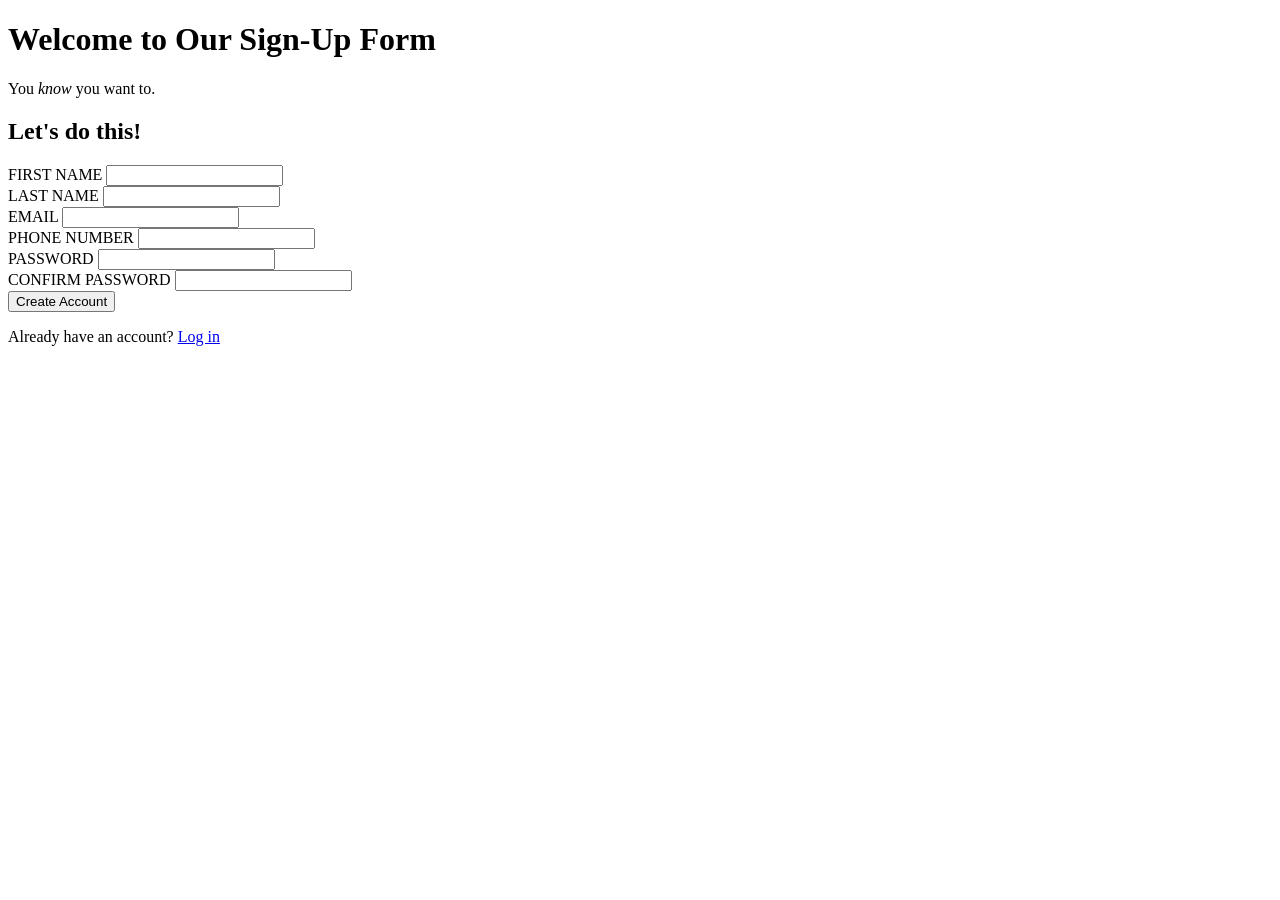
<file: html2/index.html>
<!DOCTYPE html>
<html lang="en">
<head>
  <meta charset="UTF-8">
  <meta name="viewport" content="width=device-width, initial-scale=1.0">
  <title>Sign-Up Form</title>
</head>
<body>
  <div >
    <div >
      <div>
        <h1>Welcome to Our Sign-Up Form</h1>
        <p>You <em>know</em> you want to.</p>
      </div>
      <form action="#" method="POST">
        <div>
          <h2>Let's do this!</h2>
          <div >
            <div>
              <label for="first_name">FIRST NAME</label>
              <input type="text" id="first_name" name="first_name" required>
            </div>
            <div>
              <label for="last_name">LAST NAME</label>
              <input type="text" id="last_name" name="last_name" required>
            </div>
            <div >
              <label for="email">EMAIL</label>
              <input type="email" id="email" name="email" required>
            </div>
            <div>
              <label for="phone_number">PHONE NUMBER</label>
              <input type="tel" id="phone_number" name="phone_number">
            </div>
            <div>
              <label for="password">PASSWORD</label>
              <input type="password" id="password" name="password" required minlength="8">
            </div>
            <div>
              <label for="confirm_password">CONFIRM PASSWORD</label>
              <input type="password" id="confirm_password" name="confirm_password" required minlength="8">
            </div>
          </div>
        </div>

        <div>
          <button type="submit">Create Account</button>
          <p>Already have an account? <a href="#">Log in</a></p>
        </div>
      </form>
    </div>
  </div>
</body>
</html>
</file>
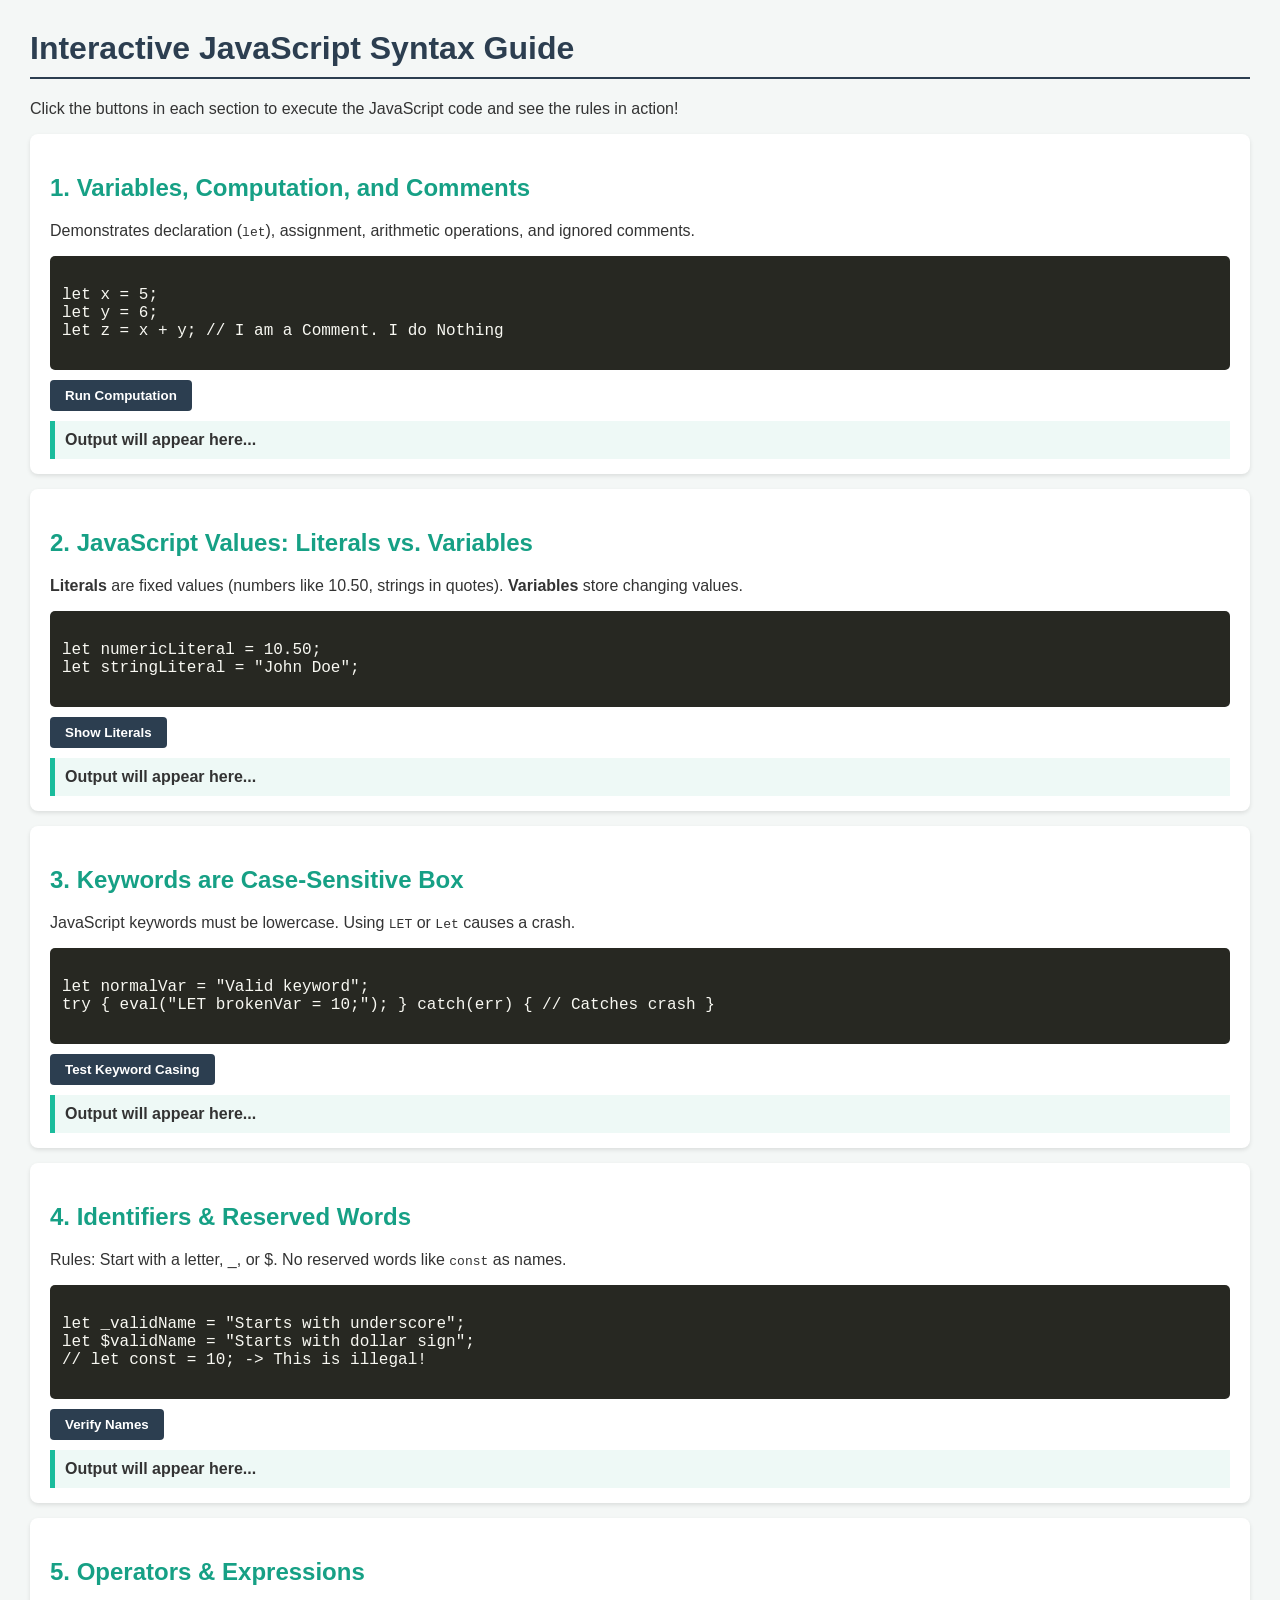
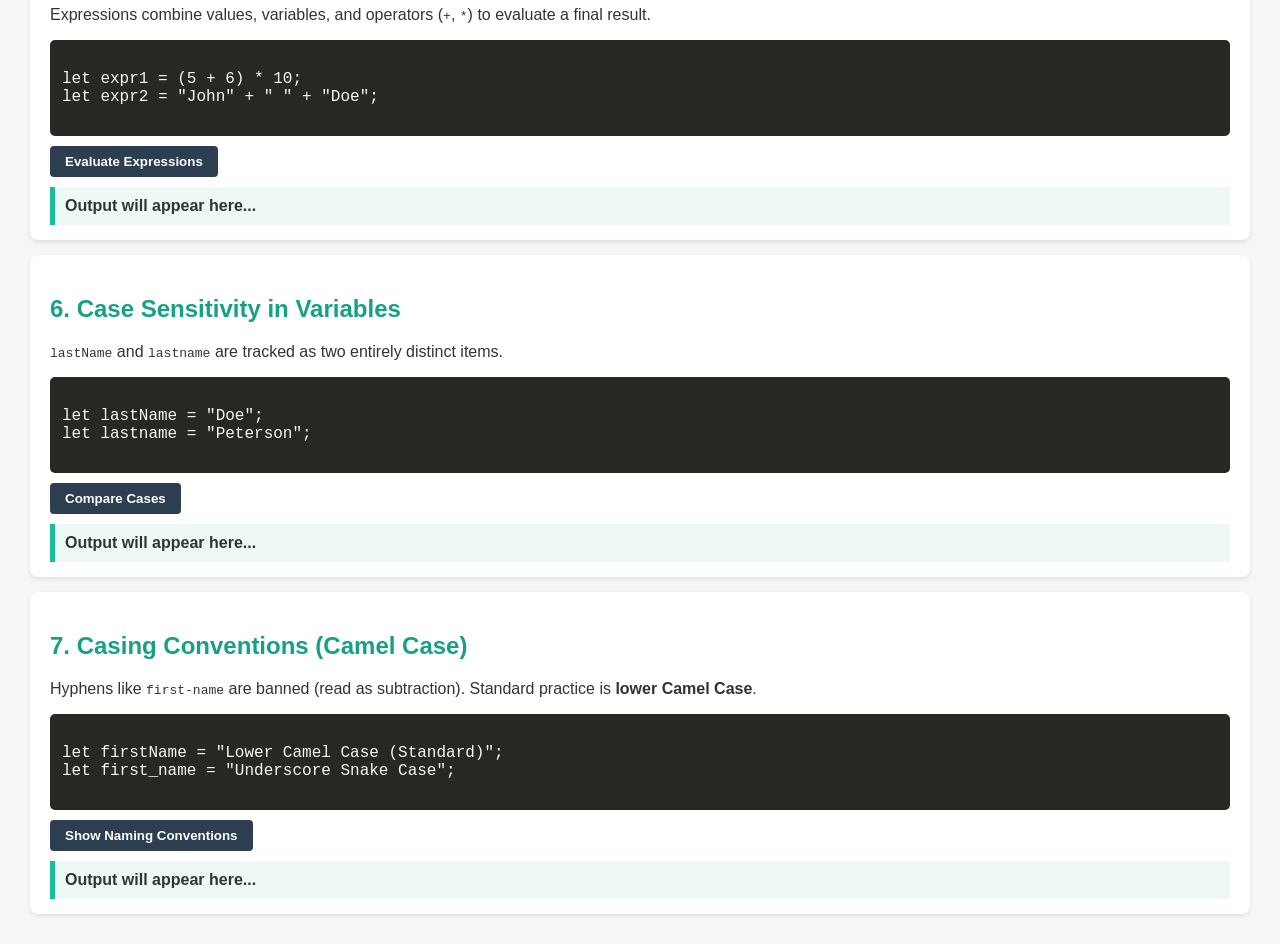
<file: javascript/index.html>
<!DOCTYPE html>
<html lang="en">
<head>
    <meta charset="UTF-8">
    <title>JavaScript Syntax & Rules Interactive Guide</title>
    <link rel="stylesheet" href="style.css">
    <script src="script.js"></script>
</head>
<body>

    <h1>Interactive JavaScript Syntax Guide</h1>
    <p>Click the buttons in each section to execute the JavaScript code and see the rules in action!</p>

    <!-- SECTION 1 -->
    <div class="section">
        <h2>1. Variables, Computation, and Comments</h2>
        <p>Demonstrates declaration (<code>let</code>), assignment, arithmetic operations, and ignored comments.</p>
        <div class="code-block">
let x = 5;
let y = 6;
let z = x + y; // I am a Comment. I do Nothing
        </div>
        <button onclick="runSection1()">Run Computation</button>
        <div id="out1" class="output-box">Output will appear here...</div>
    </div>

    <!-- SECTION 2 -->
    <div class="section">
        <h2>2. JavaScript Values: Literals vs. Variables</h2>
        <p><strong>Literals</strong> are fixed values (numbers like 10.50, strings in quotes). <strong>Variables</strong> store changing values.</p>
        <div class="code-block">
let numericLiteral = 10.50; 
let stringLiteral = "John Doe";
        </div>
        <button onclick="runSection2()">Show Literals</button>
        <div id="out2" class="output-box">Output will appear here...</div>
    </div>

    <!-- SECTION 3 -->
    <div class="section">
        <h2>3. Keywords are Case-Sensitive Box</h2>
        <p>JavaScript keywords must be lowercase. Using <code>LET</code> or <code>Let</code> causes a crash.</p>
        <div class="code-block">
let normalVar = "Valid keyword";
try { eval("LET brokenVar = 10;"); } catch(err) { // Catches crash }
        </div>
        <button onclick="runSection3()">Test Keyword Casing</button>
        <div id="out3" class="output-box">Output will appear here...</div>
    </div>

    <!-- SECTION 4 -->
    <div class="section">
        <h2>4. Identifiers & Reserved Words</h2>
        <p>Rules: Start with a letter, _, or $. No reserved words like <code>const</code> as names.</p>
        <div class="code-block">
let _validName = "Starts with underscore";
let $validName = "Starts with dollar sign";
// let const = 10; -> This is illegal!
        </div>
        <button onclick="runSection4()">Verify Names</button>
        <div id="out4" class="output-box">Output will appear here...</div>
    </div>

    <!-- SECTION 5 -->
    <div class="section">
        <h2>5. Operators & Expressions</h2>
        <p>Expressions combine values, variables, and operators (<code>+</code>, <code>*</code>) to evaluate a final result.</p>
        <div class="code-block">
let expr1 = (5 + 6) * 10; 
let expr2 = "John" + " " + "Doe";
        </div>
        <button onclick="runSection5()">Evaluate Expressions</button>
        <div id="out5" class="output-box">Output will appear here...</div>
    </div>

    <!-- SECTION 6 -->
    <div class="section">
        <h2>6. Case Sensitivity in Variables</h2>
        <p><code>lastName</code> and <code>lastname</code> are tracked as two entirely distinct items.</p>
        <div class="code-block">
let lastName = "Doe";
let lastname = "Peterson";
        </div>
        <button onclick="runSection6()">Compare Cases</button>
        <div id="out6" class="output-box">Output will appear here...</div>
    </div>

    <!-- SECTION 7 -->
    <div class="section">
        <h2>7. Casing Conventions (Camel Case)</h2>
        <p>Hyphens like <code>first-name</code> are banned (read as subtraction). Standard practice is <strong>lower Camel Case</strong>.</p>
        <div class="code-block">
let firstName = "Lower Camel Case (Standard)";
let first_name = "Underscore Snake Case";
        </div>
        <button onclick="runSection7()">Show Naming Conventions</button>
        <div id="out7" class="output-box">Output will appear here...</div>
    </div>

  
</body>
</html>
</file>
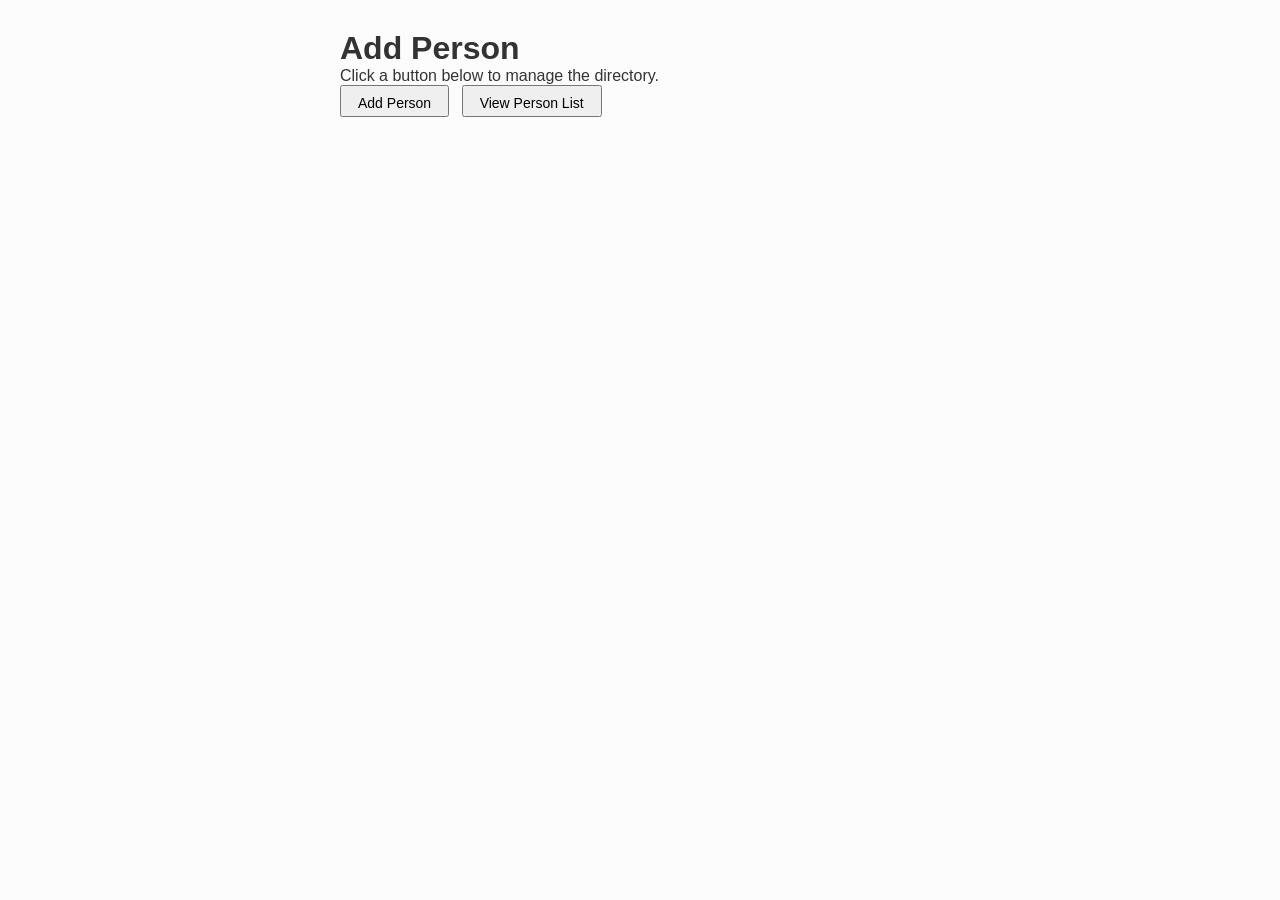
<file: js/index.html>
<!DOCTYPE html>
<html lang="en">
<head>
  <meta charset="UTF-8">
  <meta name="viewport" content="width=device-width, initial-scale=1.0">
  <title>Person Directory</title>
  <link rel="stylesheet" href="style.css">
</head>
<body>

  <main class="container">
    <h1>Add Person</h1>
    <p>Click a button below to manage the directory.</p>

    <div class="button-group">
      <button type="button" id="btnShowForm">Add Person</button>
      <button type="button" id="btnViewList">View Person List</button>
    </div>

    <div id="contentArea"></div>
  </main>

  <script src="script.js"></script>
</body>
</html>
</file>
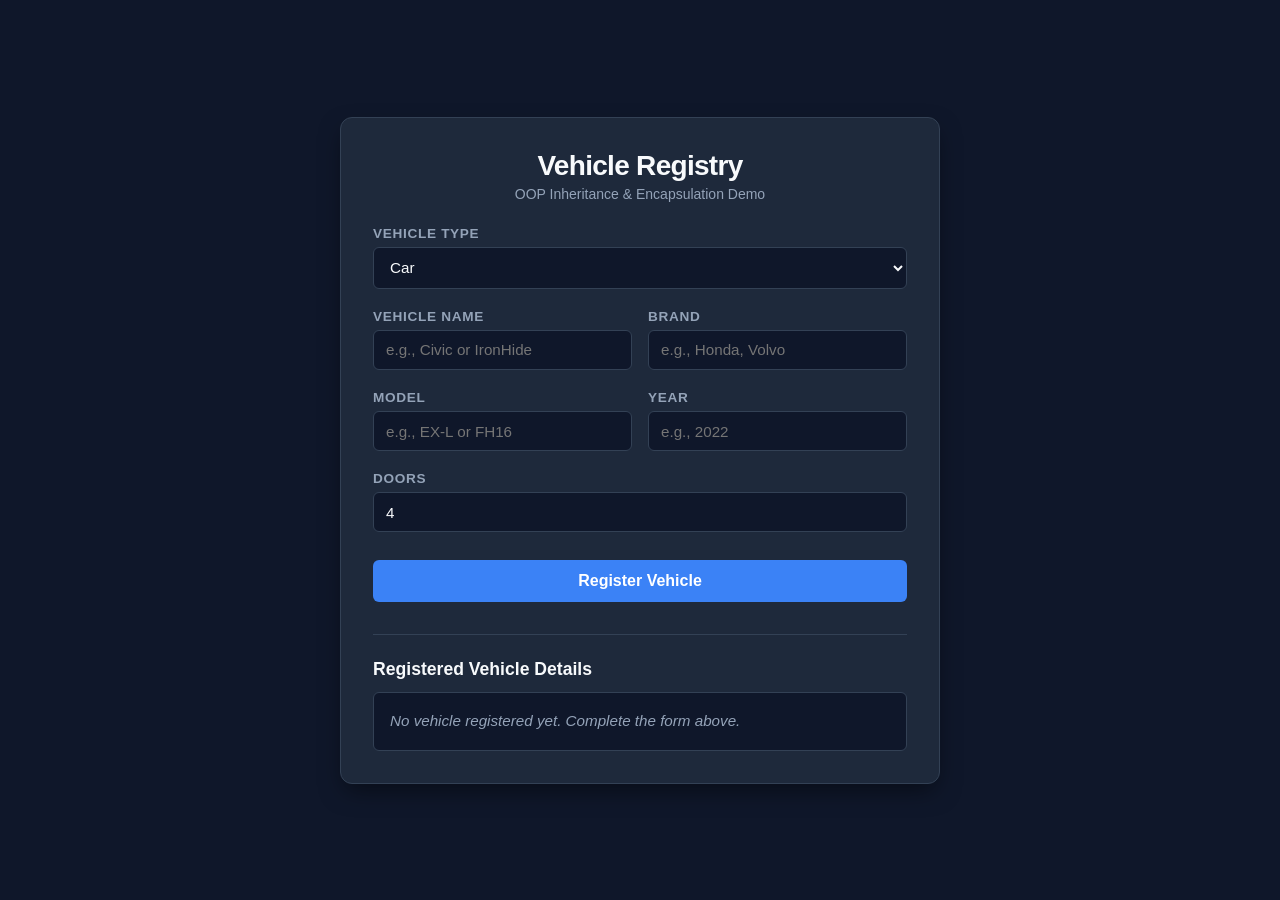
<file: js2/index.html>
<!DOCTYPE html>
<html lang="en">
<head>
  <meta charset="UTF-8">
  <meta name="viewport" content="width=device-width, initial-scale=1.0">
  <title>Vehicle Registry System</title>
  <link rel="stylesheet" href="style.css">
  <script src="script.js" defer></script>
</head>
<body>
  <main class="container">
    <header class="app-header">
      <h1>Vehicle Registry</h1>
      <p>OOP Inheritance &amp; Encapsulation Demo</p>
    </header>

    <form id="vehicleForm" class="vehicle-form" novalidate>
      <div class="form-group">
        <label for="vehicleType">Vehicle Type</label>
        <select id="vehicleType" name="vehicleType" required>
          <option value="0">Car</option>
          <option value="1">Truck</option>
        </select>
      </div>

      <div class="form-row">
        <div class="form-group">
          <label for="name">Vehicle Name</label>
          <input type="text" id="name" placeholder="e.g., Civic or IronHide" required>
        </div>
        <div class="form-group">
          <label for="brand">Brand</label>
          <input type="text" id="brand" placeholder="e.g., Honda, Volvo" required>
        </div>
      </div>

      <div class="form-row">
        <div class="form-group">
          <label for="model">Model</label>
          <input type="text" id="model" placeholder="e.g., EX-L or FH16" required>
        </div>
        <div class="form-group">
          <label for="year">Year</label>
          <input type="number" id="year" placeholder="e.g., 2022" min="1900" required>
        </div>
      </div>

      <div class="form-row">
        <div class="form-group">
          <label for="doors">Doors</label>
          <input type="number" id="doors" value="4" min="1" required>
        </div>
        <div class="form-group" id="capacityContainer" style="display: none;">
          <label for="capacity">Capacity (tons)</label>
          <input type="number" id="capacity" placeholder="e.g., 18.5" min="0.1" step="0.1">
        </div>
      </div>

      <button type="submit" id="btnSubmit" class="btn-primary">Register Vehicle</button>
    </form>

    <section class="output-panel">
      <h2>Registered Vehicle Details</h2>
      <div id="outputDisplay" class="output-card placeholder-text">
        No vehicle registered yet. Complete the form above.
      </div>
    </section>
  </main>
</body>
</html>
</file>
<file: javascript/style.css>
body {
            font-family: Arial, sans-serif;
            margin: 30px;
            background-color: #f4f7f6;
            color: #333;
        }
        h1 { color: #2c3e50; border-bottom: 2px solid #2c3e50; padding-bottom: 10px; }
        h2 { color: #16a085; margin-top: 25px; }
        .section {
            background: white;
            padding: 15px 20px;
            margin-bottom: 15px;
            border-radius: 8px;
            box-shadow: 0 2px 4px rgba(0,0,0,0.1);
        }
        .code-block {
            background-color: #272822;
            color: #f8f8f2;
            padding: 12px;
            border-radius: 5px;
            font-family: 'Courier New', Courier, monospace;
            white-space: pre-wrap;
            margin: 10px 0;
        }
        .output-box {
            background-color: #eef9f6;
            border-left: 5px solid #1abc9c;
            padding: 10px;
            margin-top: 10px;
            font-weight: bold;
        }
        .error-box {
            background-color: #fde8e8;
            border-left: 5px solid #e74c3c;
            padding: 10px;
            margin-top: 10px;
            color: #c0392b;
        }
        button {
            background-color: #2c3e50;
            color: white;
            border: none;
            padding: 8px 15px;
            border-radius: 4px;
            cursor: pointer;
            font-weight: bold;
        }
        button:hover { background-color: #34495e; }
</file>
<file: js/style.css>
* {
  box-sizing: border-box;
  margin: 0;
  padding: 0;
}

body {
  font-family: Arial, sans-serif;
  margin: 30px;
  background-color: #fcfcfc;
  color: #333;
}

.container {
  max-width: 600px;
  margin: 0 auto;
}

.button-group button {
  padding: 8px 16px 4px 16px;
  font-size: 14px;
  cursor: pointer;
  margin-right: 8px;
}

#contentArea {
  margin-top: 20px;
}

form {
  background-color: #f4f4f4;
  padding: 16px;
  border-radius: 6px;
  border: 1px solid #ddd;
}

form label {
  display: block;
  margin-top: 10px;
  font-weight: bold;
}

form input[type="text"],
form input[type="number"] {
  width: 100%;
  padding: 8px;
  margin-top: 4px;
}

form input[type="submit"],
#addAnother {
  margin-top: 14px;
  padding: 8px 16px;
  cursor: pointer;
}

table {
  width: 100%;
  border-collapse: collapse;
  margin-top: 10px;
}

th, td {
  border: 1px solid #333;
  padding: 8px 12px;
  text-align: left;
}

th {
  background-color: #eee;
}

#success {
  color: #0d6832;
  font-weight: bold;
}
</file>
<file: js2/style.css>
:root {
  --bg-color: #0f172a;
  --card-bg: #1e293b;
  --accent-color: #3b82f6;
  --accent-hover: #2563eb;
  --text-main: #f8fafc;
  --text-muted: #94a3b8;
  --border-color: #334155;
  --error-color: #ef4444;
  --success-color: #10b981;
}

* {
  box-sizing: border-box;
  margin: 0;
  padding: 0;
  font-family: -apple-system, BlinkMacSystemFont, "Segoe UI", Roboto, Oxygen, Ubuntu, Cantarell, sans-serif;
}

body {
  background-color: var(--bg-color);
  color: var(--text-main);
  display: flex;
  justify-content: center;
  align-items: center;
  min-height: 100vh;
  padding: 2rem 1rem;
}

.container {
  width: 100%;
  max-width: 600px;
  background-color: var(--card-bg);
  border-radius: 12px;
  border: 1px solid var(--border-color);
  padding: 2rem;
  box-shadow: 0 10px 25px -5px rgba(0, 0, 0, 0.5);
}

.app-header {
  margin-bottom: 1.5rem;
  text-align: center;
}

.app-header h1 {
  font-size: 1.75rem;
  font-weight: 700;
  letter-spacing: -0.025em;
}

.app-header p {
  color: var(--text-muted);
  font-size: 0.875rem;
  margin-top: 0.25rem;
}

.vehicle-form {
  display: flex;
  flex-direction: column;
  gap: 1.25rem;
}

.form-row {
  display: flex;
  gap: 1rem;
}

.form-group {
  flex: 1;
  display: flex;
  flex-direction: column;
  gap: 0.4rem;
}

label {
  font-size: 0.85rem;
  font-weight: 600;
  color: var(--text-muted);
  text-transform: uppercase;
  letter-spacing: 0.05em;
}

input, select {
  width: 100%;
  padding: 0.65rem 0.75rem;
  background-color: #0f172a;
  border: 1px solid var(--border-color);
  border-radius: 6px;
  color: var(--text-main);
  font-size: 0.95rem;
  transition: border-color 0.15s ease, box-shadow 0.15s ease;
}

input:focus, select:focus {
  outline: none;
  border-color: var(--accent-color);
  box-shadow: 0 0 0 3px rgba(59, 130, 246, 0.2);
}

.btn-primary {
  padding: 0.75rem 1.25rem;
  background-color: var(--accent-color);
  color: #ffffff;
  border: none;
  border-radius: 6px;
  font-size: 1rem;
  font-weight: 600;
  cursor: pointer;
  transition: background-color 0.15s ease;
  margin-top: 0.5rem;
}

.btn-primary:hover {
  background-color: var(--accent-hover);
}

.output-panel {
  margin-top: 2rem;
  border-top: 1px solid var(--border-color);
  padding-top: 1.5rem;
}

.output-panel h2 {
  font-size: 1.1rem;
  margin-bottom: 0.75rem;
}

.output-card {
  padding: 1rem;
  background-color: #0f172a;
  border: 1px solid var(--border-color);
  border-radius: 6px;
  font-size: 0.95rem;
  line-height: 1.6;
}

.placeholder-text {
  color: var(--text-muted);
  font-style: italic;
}

.success-badge {
  color: var(--success-color);
  font-weight: 600;
}

.error-badge {
  color: var(--error-color);
  font-weight: 600;
}
</file>
